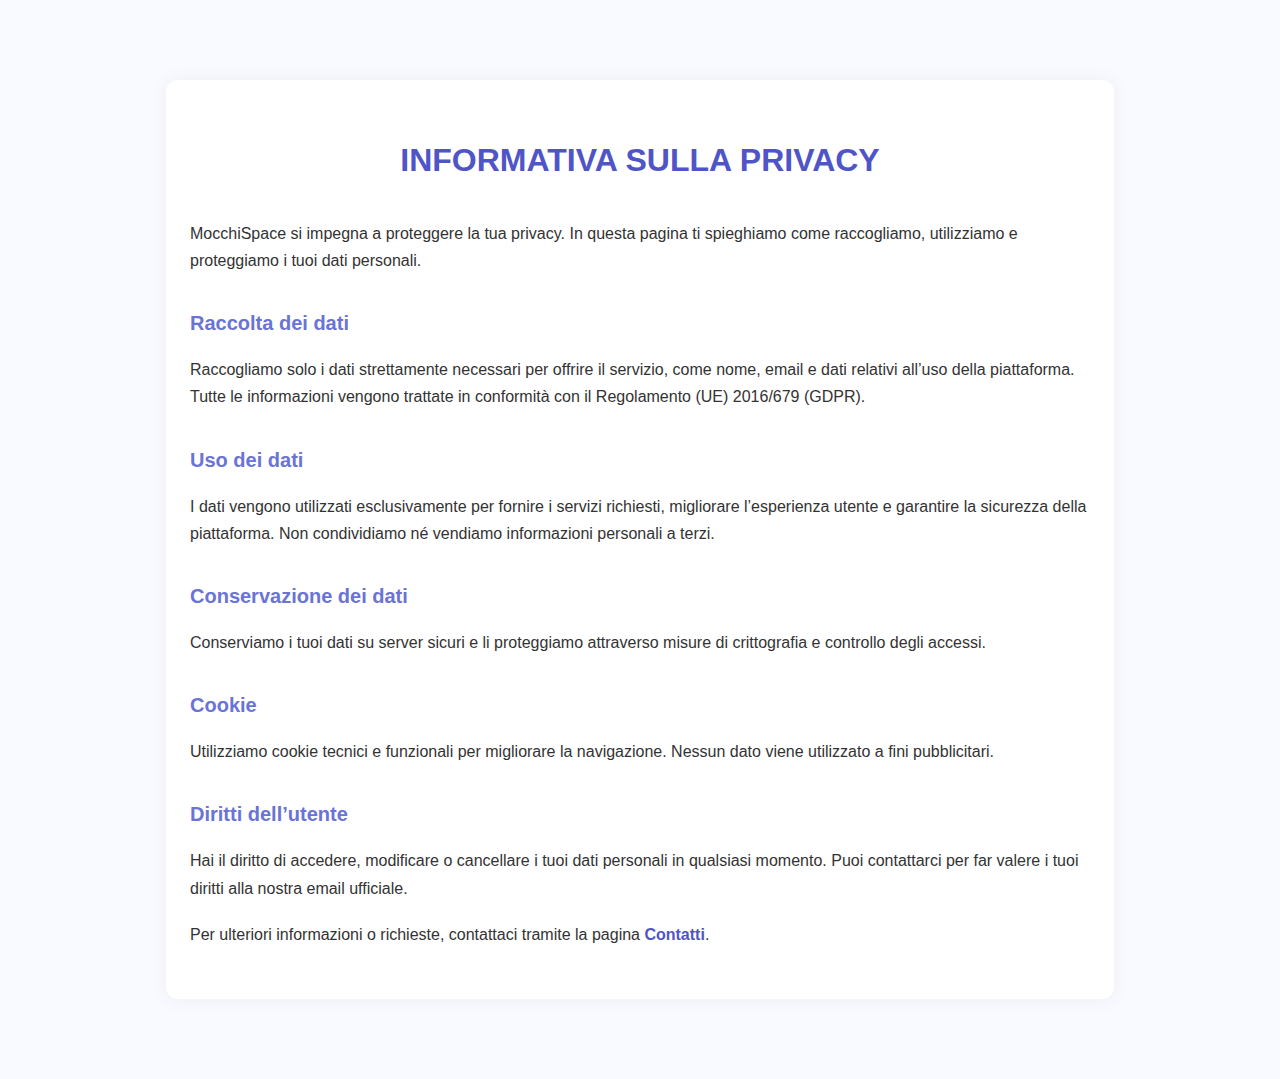
<file: page/privacy.html>
<!DOCTYPE html>
<html lang="it">
<head>
  <meta charset="UTF-8">
  <meta name="viewport" content="width=device-width, initial-scale=1">
  <title>Privacy • MocchiSpace</title>
  <link rel="stylesheet" href="/style/privacy&termini.css">
</head>
<body>

  <section class="container">
    <h1>Informativa sulla Privacy</h1>

    <p>MocchiSpace si impegna a proteggere la tua privacy. In questa pagina ti spieghiamo come raccogliamo, utilizziamo e proteggiamo i tuoi dati personali.</p>

    <h3>Raccolta dei dati</h3>
    <p>Raccogliamo solo i dati strettamente necessari per offrire il servizio, come nome, email e dati relativi all’uso della piattaforma. Tutte le informazioni vengono trattate in conformità con il Regolamento (UE) 2016/679 (GDPR).</p>

    <h3>Uso dei dati</h3>
    <p>I dati vengono utilizzati esclusivamente per fornire i servizi richiesti, migliorare l’esperienza utente e garantire la sicurezza della piattaforma. Non condividiamo né vendiamo informazioni personali a terzi.</p>

    <h3>Conservazione dei dati</h3>
    <p>Conserviamo i tuoi dati su server sicuri e li proteggiamo attraverso misure di crittografia e controllo degli accessi.</p>

    <h3>Cookie</h3>
    <p>Utilizziamo cookie tecnici e funzionali per migliorare la navigazione. Nessun dato viene utilizzato a fini pubblicitari.</p>

    <h3>Diritti dell’utente</h3>
    <p>Hai il diritto di accedere, modificare o cancellare i tuoi dati personali in qualsiasi momento. Puoi contattarci per far valere i tuoi diritti alla nostra email ufficiale.</p>

    <p>Per ulteriori informazioni o richieste, contattaci tramite la pagina <a href="contatti.html">Contatti</a>.</p>
  </section>

</body>
</html>
</file>
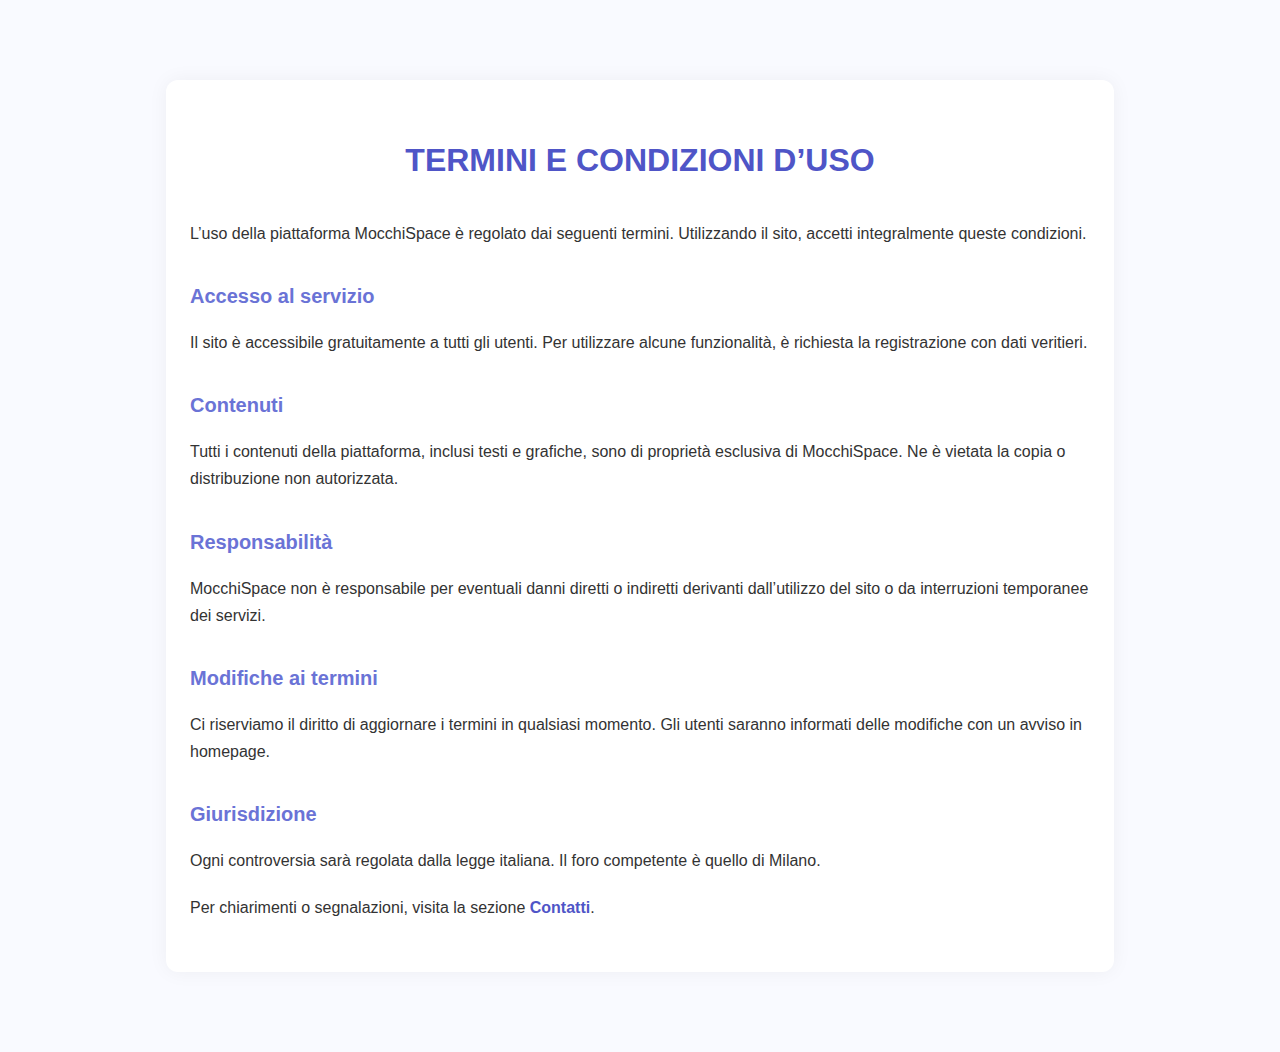
<file: page/termini.html>
<!DOCTYPE html>
<html lang="it">
<head>
  <meta charset="UTF-8">
  <meta name="viewport" content="width=device-width, initial-scale=1">
  <title>Termini e Condizioni • MocchiSpace</title>
  <link rel="stylesheet" href="/style/privacy&termini.css">
</head>
<body>

  <section class="container">
    <h1>Termini e Condizioni d’Uso</h1>

    <p>L’uso della piattaforma MocchiSpace è regolato dai seguenti termini. Utilizzando il sito, accetti integralmente queste condizioni.</p>

    <h3>Accesso al servizio</h3>
    <p>Il sito è accessibile gratuitamente a tutti gli utenti. Per utilizzare alcune funzionalità, è richiesta la registrazione con dati veritieri.</p>

    <h3>Contenuti</h3>
    <p>Tutti i contenuti della piattaforma, inclusi testi e grafiche, sono di proprietà esclusiva di MocchiSpace. Ne è vietata la copia o distribuzione non autorizzata.</p>

    <h3>Responsabilità</h3>
    <p>MocchiSpace non è responsabile per eventuali danni diretti o indiretti derivanti dall’utilizzo del sito o da interruzioni temporanee dei servizi.</p>

    <h3>Modifiche ai termini</h3>
    <p>Ci riserviamo il diritto di aggiornare i termini in qualsiasi momento. Gli utenti saranno informati delle modifiche con un avviso in homepage.</p>

    <h3>Giurisdizione</h3>
    <p>Ogni controversia sarà regolata dalla legge italiana. Il foro competente è quello di Milano.</p>

    <p>Per chiarimenti o segnalazioni, visita la sezione <a href="contatti.html">Contatti</a>.</p>
  </section>

</body>
</html>
</file>
<file: style/privacy&termini.css>
/* Stile generale */
body {
  font-family: 'Segoe UI', sans-serif;
  background-color: #f9faff;
  color: #333;
  line-height: 1.7;
  margin: 0;
  padding: 0;
}

/* Container principale */
.container {
  max-width: 900px;
  margin: 5rem auto;
  padding: 2rem 1.5rem;
  background-color: #ffffff;
  border-radius: 12px;
  box-shadow: 0 0 20px rgba(0, 0, 0, 0.05);
}

/* Titoli */
h1 {
  color: #4f55c7;
  text-align: center;
  font-size: 2rem;
  margin-bottom: 2rem;
  text-transform: uppercase;
}

h3 {
  color: #6a73d6;
  font-size: 1.25rem;
  margin-top: 2rem;
  margin-bottom: 0.75rem;
}

/* Paragrafi */
p {
  font-size: 1rem;
  margin-bottom: 1.2rem;
}

/* Link */
a {
  color: #4f55c7;
  text-decoration: none;
  font-weight: 600;
}

a:hover {
  text-decoration: underline;
}

/* Responsive */
@media (max-width: 767.98px) {
  .container {
    margin: 3rem 1rem;
    padding: 1.5rem 1rem;
  }

  h1 {
    font-size: 1.5rem;
  }

  h3 {
    font-size: 1.1rem;
  }

  p {
    font-size: 0.95rem;
  }
}
</file>
